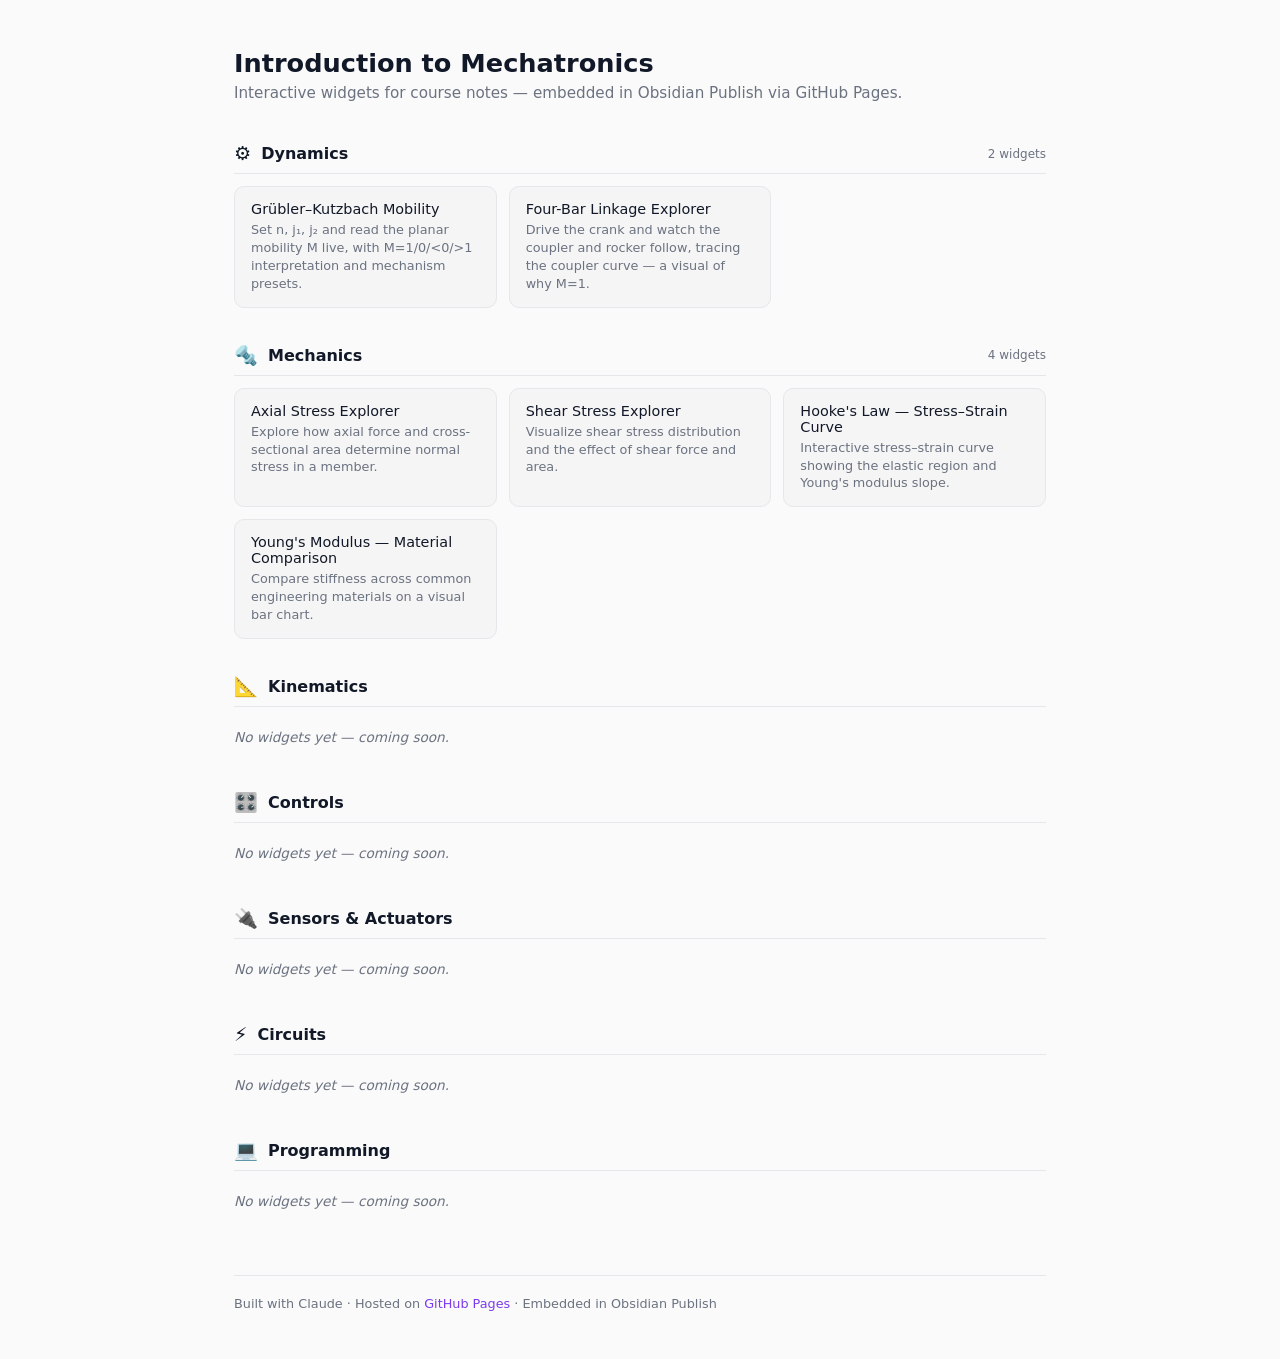
<file: widgets/index.html>
<!DOCTYPE html>
<html lang="en">
<head>
  <meta charset="UTF-8">
  <meta name="viewport" content="width=device-width, initial-scale=1.0">
  <title>Introduction to Mechatronics — Widget Gallery</title>
  <style>
    *, *::before, *::after { box-sizing: border-box; margin: 0; padding: 0; }

    :root {
      --bg: #fafafa;
      --surface: #f5f5f5;
      --border: #e5e7eb;
      --text: #111827;
      --text-muted: #6b7280;
      --accent: #7c3aed;
      --accent-light: #ede9fe;
      --radius: 10px;
    }
    @media (prefers-color-scheme: dark) {
      :root {
        --bg: #111827;
        --surface: #1f2937;
        --border: #374151;
        --text: #f9fafb;
        --text-muted: #9ca3af;
        --accent: #a78bfa;
        --accent-light: #2e1065;
      }
    }

    body {
      font-family: system-ui, -apple-system, sans-serif;
      background: var(--bg);
      color: var(--text);
      padding: 48px 24px;
      max-width: 860px;
      margin: 0 auto;
    }

    header { margin-bottom: 40px; }
    header h1 { font-size: 1.6rem; font-weight: 700; margin-bottom: 6px; }
    header p { color: var(--text-muted); font-size: 0.95rem; }

    .subject { margin-bottom: 36px; }

    .subject-header {
      display: flex;
      align-items: center;
      gap: 10px;
      margin-bottom: 12px;
      padding-bottom: 8px;
      border-bottom: 1px solid var(--border);
    }
    .subject-header .icon { font-size: 1.2rem; }
    .subject-header h2 { font-size: 1rem; font-weight: 600; }
    .subject-header .count {
      margin-left: auto;
      font-size: 0.75rem;
      color: var(--text-muted);
    }

    .widget-grid {
      display: grid;
      grid-template-columns: repeat(auto-fill, minmax(240px, 1fr));
      gap: 12px;
    }

    .widget-card {
      display: block;
      padding: 14px 16px;
      background: var(--surface);
      border: 1px solid var(--border);
      border-radius: var(--radius);
      text-decoration: none;
      color: inherit;
      transition: border-color 0.15s, box-shadow 0.15s;
    }
    .widget-card:hover {
      border-color: var(--accent);
      box-shadow: 0 0 0 3px var(--accent-light);
    }
    .widget-card .name { font-size: 0.9rem; font-weight: 500; margin-bottom: 4px; }
    .widget-card .desc { font-size: 0.8rem; color: var(--text-muted); line-height: 1.4; }

    .empty {
      font-size: 0.85rem;
      color: var(--text-muted);
      font-style: italic;
      padding: 10px 0;
    }

    footer {
      margin-top: 56px;
      padding-top: 20px;
      border-top: 1px solid var(--border);
      font-size: 0.8rem;
      color: var(--text-muted);
    }
    footer a { color: var(--accent); text-decoration: none; }
  </style>
</head>
<body>

  <header>
    <h1>Introduction to Mechatronics</h1>
    <p>Interactive widgets for course notes — embedded in Obsidian Publish via GitHub Pages.</p>
  </header>

  <!-- ═══════════════════════════════════════════════
       DYNAMICS
       Add new cards inside .widget-grid as you build them.
       Card format:
         <a class="widget-card" href="dynamics/filename.html">
           <div class="name">Widget Name</div>
           <div class="desc">One-line description.</div>
         </a>
  ════════════════════════════════════════════════ -->
  <section class="subject">
    <div class="subject-header">
      <span class="icon">⚙️</span>
      <h2>Dynamics</h2>
      <span class="count" id="count-dynamics"></span>
    </div>
    <div class="widget-grid" id="dynamics">
      <a class="widget-card" href="dynamics/grubler-mobility.html">
        <div class="name">Grübler–Kutzbach Mobility</div>
        <div class="desc">Set n, j₁, j₂ and read the planar mobility M live, with M=1/0/&lt;0/&gt;1 interpretation and mechanism presets.</div>
      </a>
      <a class="widget-card" href="dynamics/four-bar-explorer.html">
        <div class="name">Four-Bar Linkage Explorer</div>
        <div class="desc">Drive the crank and watch the coupler and rocker follow, tracing the coupler curve — a visual of why M=1.</div>
      </a>
    </div>
  </section>

  <!-- MECHANICS -->
  <section class="subject">
    <div class="subject-header">
      <span class="icon">🔩</span>
      <h2>Mechanics</h2>
      <span class="count" id="count-mechanics"></span>
    </div>
    <div class="widget-grid" id="mechanics">
      <a class="widget-card" href="mechanics/axial-stress-explorer.html">
        <div class="name">Axial Stress Explorer</div>
        <div class="desc">Explore how axial force and cross-sectional area determine normal stress in a member.</div>
      </a>
      <a class="widget-card" href="mechanics/shear_stress_explorer.html">
        <div class="name">Shear Stress Explorer</div>
        <div class="desc">Visualize shear stress distribution and the effect of shear force and area.</div>
      </a>
      <a class="widget-card" href="mechanics/stress-strain-curve.html">
        <div class="name">Hooke's Law — Stress–Strain Curve</div>
        <div class="desc">Interactive stress–strain curve showing the elastic region and Young's modulus slope.</div>
      </a>
      <a class="widget-card" href="mechanics/youngs-modulus-materials.html">
        <div class="name">Young's Modulus — Material Comparison</div>
        <div class="desc">Compare stiffness across common engineering materials on a visual bar chart.</div>
      </a>
    </div>
  </section>

  <!-- KINEMATICS -->
  <section class="subject">
    <div class="subject-header">
      <span class="icon">📐</span>
      <h2>Kinematics</h2>
      <span class="count" id="count-kinematics"></span>
    </div>
    <div class="widget-grid" id="kinematics">
      <p class="empty">No widgets yet — coming soon.</p>
    </div>
  </section>

  <!-- CONTROLS -->
  <section class="subject">
    <div class="subject-header">
      <span class="icon">🎛️</span>
      <h2>Controls</h2>
      <span class="count" id="count-controls"></span>
    </div>
    <div class="widget-grid" id="controls">
      <p class="empty">No widgets yet — coming soon.</p>
    </div>
  </section>

  <!-- SENSORS & ACTUATORS -->
  <section class="subject">
    <div class="subject-header">
      <span class="icon">🔌</span>
      <h2>Sensors &amp; Actuators</h2>
      <span class="count" id="count-sensors-actuators"></span>
    </div>
    <div class="widget-grid" id="sensors-actuators">
      <p class="empty">No widgets yet — coming soon.</p>
    </div>
  </section>

  <!-- CIRCUITS -->
  <section class="subject">
    <div class="subject-header">
      <span class="icon">⚡</span>
      <h2>Circuits</h2>
      <span class="count" id="count-circuits"></span>
    </div>
    <div class="widget-grid" id="circuits">
      <p class="empty">No widgets yet — coming soon.</p>
    </div>
  </section>

  <!-- PROGRAMMING -->
  <section class="subject">
    <div class="subject-header">
      <span class="icon">💻</span>
      <h2>Programming</h2>
      <span class="count" id="count-programming"></span>
    </div>
    <div class="widget-grid" id="programming">
      <p class="empty">No widgets yet — coming soon.</p>
    </div>
  </section>

  <footer>
    Built with Claude · Hosted on
    <a href="https://github.com/mrcmet/Introduction-to-Mechatronics" target="_blank">GitHub Pages</a>
    · Embedded in Obsidian Publish
  </footer>

  <script>
    // Auto-count cards per section and update the count badge
    document.querySelectorAll('.widget-grid').forEach(grid => {
      const cards = grid.querySelectorAll('.widget-card');
      const id = grid.id;
      const counter = document.getElementById('count-' + id);
      if (counter && cards.length > 0) {
        counter.textContent = cards.length + ' widget' + (cards.length !== 1 ? 's' : '');
      }
    });
  </script>

</body>
</html>
</file>
